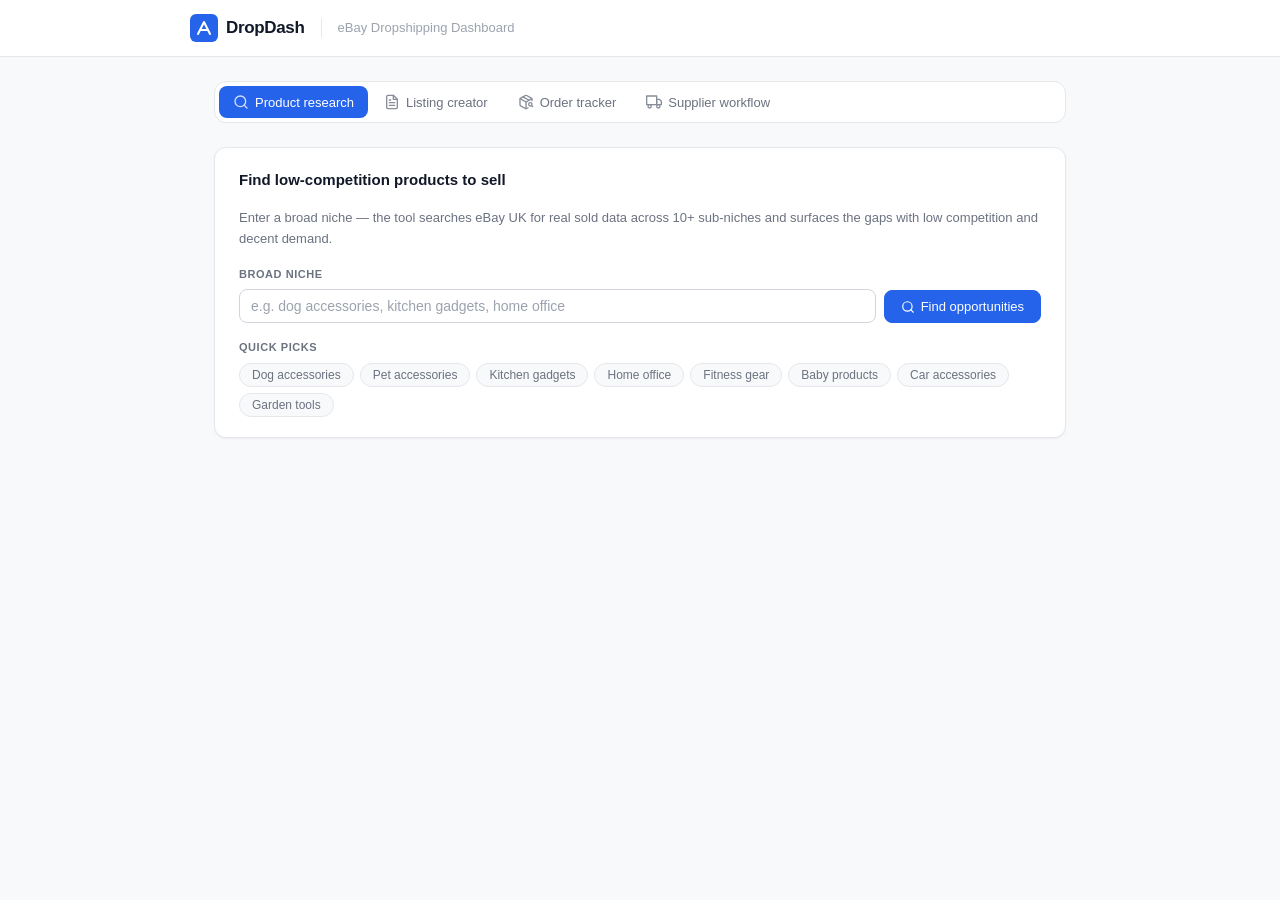
<file: index.html>
<!DOCTYPE html>
<html lang="en">
<head>
  <meta charset="UTF-8" />
  <meta name="viewport" content="width=device-width, initial-scale=1.0" />
  <title>DropDash — eBay Dropshipping Dashboard</title>
  <link rel="stylesheet" href="style.css" />
</head>
<body>
  <header class="header">
    <div class="header-inner">
      <div class="logo">
        <svg width="28" height="28" viewBox="0 0 28 28" fill="none" xmlns="http://www.w3.org/2000/svg">
          <rect width="28" height="28" rx="6" fill="#2563EB"/>
          <path d="M8 20L14 8L20 20" stroke="white" stroke-width="2" stroke-linecap="round" stroke-linejoin="round"/>
          <path d="M10 16H18" stroke="white" stroke-width="2" stroke-linecap="round"/>
        </svg>
        <span class="logo-text">DropDash</span>
      </div>
      <span class="header-sub">eBay Dropshipping Dashboard</span>
    </div>
  </header>

  <main class="main">
    <nav class="tabs" role="tablist">
      <button class="tab active" role="tab" aria-selected="true" onmousedown="switchTab('research', this)">
        <svg width="16" height="16" viewBox="0 0 24 24" fill="none" stroke="currentColor" stroke-width="2" stroke-linecap="round" stroke-linejoin="round"><circle cx="11" cy="11" r="8"/><path d="m21 21-4.35-4.35"/></svg>
        Product research
      </button>
      <button class="tab" role="tab" aria-selected="false" onmousedown="switchTab('listing', this)">
        <svg width="16" height="16" viewBox="0 0 24 24" fill="none" stroke="currentColor" stroke-width="2" stroke-linecap="round" stroke-linejoin="round"><path d="M14 2H6a2 2 0 0 0-2 2v16a2 2 0 0 0 2 2h12a2 2 0 0 0 2-2V8z"/><polyline points="14 2 14 8 20 8"/><line x1="16" y1="13" x2="8" y2="13"/><line x1="16" y1="17" x2="8" y2="17"/><polyline points="10 9 9 9 8 9"/></svg>
        Listing creator
      </button>
      <button class="tab" role="tab" aria-selected="false" onmousedown="switchTab('orders', this)">
        <svg width="16" height="16" viewBox="0 0 24 24" fill="none" stroke="currentColor" stroke-width="2" stroke-linecap="round" stroke-linejoin="round"><path d="M21 10V8a2 2 0 0 0-1-1.73l-7-4a2 2 0 0 0-2 0l-7 4A2 2 0 0 0 3 8v8a2 2 0 0 0 1 1.73l7 4a2 2 0 0 0 2 0l2-1.14"/><path d="m7.5 4.27 9 5.15"/><polyline points="3.29 7 12 12 20.71 7"/><line x1="12" y1="22" x2="12" y2="12"/><circle cx="18.5" cy="15.5" r="2.5"/><path d="M20.27 17.27 22 19"/></svg>
        Order tracker
      </button>
      <button class="tab" role="tab" aria-selected="false" onmousedown="switchTab('supplier', this)">
        <svg width="16" height="16" viewBox="0 0 24 24" fill="none" stroke="currentColor" stroke-width="2" stroke-linecap="round" stroke-linejoin="round"><rect x="1" y="3" width="15" height="13"/><polygon points="16 8 20 8 23 11 23 16 16 16 16 8"/><circle cx="5.5" cy="18.5" r="2.5"/><circle cx="18.5" cy="18.5" r="2.5"/></svg>
        Supplier workflow
      </button>
    </nav>

    <!-- ======================== TAB 1: RESEARCH ======================== -->
    <div id="panel-research" class="panel active">
      <div class="card">
        <h2 class="section-title">Find low-competition products to sell</h2>
        <p class="helper-text">Enter a broad niche — the tool searches eBay UK for real sold data across 10+ sub-niches and surfaces the gaps with low competition and decent demand.</p>
        <label class="label" for="res-query">Broad niche</label>
        <div class="row">
          <input id="res-query" type="text" placeholder="e.g. dog accessories, kitchen gadgets, home office" onkeydown="if(event.key==='Enter')runResearch()" />
          <button class="btn btn-primary" onmousedown="runResearch()" id="res-btn">
            <svg width="14" height="14" viewBox="0 0 24 24" fill="none" stroke="currentColor" stroke-width="2" stroke-linecap="round" stroke-linejoin="round"><circle cx="11" cy="11" r="8"/><path d="m21 21-4.35-4.35"/></svg>
            <span id="res-btn-text">Find opportunities</span>
          </button>
        </div>
        <p class="label" style="margin-top:1rem">Quick picks</p>
        <div class="chip-row">
          <button class="chip" onmousedown="fillNiche('dog accessories')">Dog accessories</button>
          <button class="chip" onmousedown="fillNiche('pet accessories')">Pet accessories</button>
          <button class="chip" onmousedown="fillNiche('kitchen gadgets')">Kitchen gadgets</button>
          <button class="chip" onmousedown="fillNiche('home office')">Home office</button>
          <button class="chip" onmousedown="fillNiche('fitness gear')">Fitness gear</button>
          <button class="chip" onmousedown="fillNiche('baby products')">Baby products</button>
          <button class="chip" onmousedown="fillNiche('car accessories')">Car accessories</button>
          <button class="chip" onmousedown="fillNiche('garden tools')">Garden tools</button>
        </div>
      </div>

      <div id="res-progress" class="hidden">
        <div class="card progress-card">
          <div class="progress-header">
            <span class="spinner-dark"></span>
            <span id="res-progress-text">Generating sub-niches…</span>
          </div>
          <div id="res-progress-steps" class="progress-steps"></div>
        </div>
      </div>

      <div id="res-result" class="hidden">
        <div style="margin-bottom:.75rem" id="res-data-badge"></div>
        <div class="results-summary">
          <div class="metric">
            <div class="metric-val" id="met-opps">—</div>
            <div class="metric-label">Opportunities found</div>
          </div>
          <div class="metric">
            <div class="metric-val" id="met-avoid">—</div>
            <div class="metric-label">Niches to avoid</div>
          </div>
          <div class="metric">
            <div class="metric-val" id="met-best-margin">—</div>
            <div class="metric-label">Best est. margin</div>
          </div>
        </div>

        <div id="opp-cards"></div>

        <div class="card" id="avoid-card" style="display:none">
          <div class="card-header">
            <span class="label" style="margin:0;color:var(--danger-text)">
              <svg width="13" height="13" viewBox="0 0 24 24" fill="none" stroke="currentColor" stroke-width="2" stroke-linecap="round" stroke-linejoin="round" style="vertical-align:-1px"><circle cx="12" cy="12" r="10"/><line x1="15" y1="9" x2="9" y2="15"/><line x1="9" y1="9" x2="15" y2="15"/></svg>
              Saturated — avoid these
            </span>
          </div>
          <div id="avoid-list" style="font-size:13px;color:var(--text-secondary);line-height:2"></div>
        </div>

        <div style="display:flex;gap:8px;margin-top:.5rem">
          <button class="btn btn-sm" onmousedown="copyResults()">
            <svg width="13" height="13" viewBox="0 0 24 24" fill="none" stroke="currentColor" stroke-width="2" stroke-linecap="round" stroke-linejoin="round"><rect x="9" y="9" width="13" height="13" rx="2"/><path d="M5 15H4a2 2 0 0 1-2-2V4a2 2 0 0 1 2-2h9a2 2 0 0 1 2 2v1"/></svg>
            Copy full report
          </button>
          <button class="btn btn-sm" onmousedown="runResearch()">
            <svg width="13" height="13" viewBox="0 0 24 24" fill="none" stroke="currentColor" stroke-width="2" stroke-linecap="round" stroke-linejoin="round"><polyline points="23 4 23 10 17 10"/><path d="M20.49 15a9 9 0 1 1-2.12-9.36L23 10"/></svg>
            Re-scan (free)
          </button>
        </div>
      </div>
    </div>
    <!-- ======================== END TAB 1 ======================== -->

    <!-- ======================== TAB 2: LISTING ======================== -->
    <div id="panel-listing" class="panel">
      <div class="card">
        <h2 class="section-title">Generate eBay listing</h2>
        <div class="field-row">
          <div class="field">
            <label class="label" for="lst-product">Product name</label>
            <input id="lst-product" type="text" placeholder="e.g. Bamboo dog grooming brush" />
          </div>
          <div class="field">
            <label class="label" for="lst-cost">Your cost price (£)</label>
            <input id="lst-cost" type="number" step="0.01" placeholder="e.g. 3.50" />
          </div>
        </div>
        <div class="field-row">
          <div class="field">
            <label class="label" for="lst-cat">Category</label>
            <select id="lst-cat">
              <option>Pet Supplies</option>
              <option>Home &amp; Garden</option>
              <option>Mobile Phones &amp; Accessories</option>
              <option>Sporting Goods</option>
              <option>Toys &amp; Games</option>
              <option>Health &amp; Beauty</option>
              <option>Kitchen &amp; Home Appliances</option>
              <option>Baby Products</option>
              <option>Vehicle Parts &amp; Accessories</option>
              <option>Other</option>
            </select>
          </div>
          <div class="field">
            <label class="label" for="lst-features">Key features (optional)</label>
            <input id="lst-features" type="text" placeholder="e.g. eco-friendly, waterproof" />
          </div>
        </div>
        <button class="btn btn-primary" onmousedown="runListing()" id="lst-btn">
          <span id="lst-btn-text">Generate listing</span>
        </button>
      </div>

      <div id="lst-result" class="hidden">
        <div class="card">
          <div class="card-header">
            <span class="label" style="margin:0">Title <span class="char-count" id="title-chars"></span></span>
            <button class="btn btn-sm" onmousedown="copyEl('lst-title')">
              <svg width="14" height="14" viewBox="0 0 24 24" fill="none" stroke="currentColor" stroke-width="2" stroke-linecap="round" stroke-linejoin="round"><rect x="9" y="9" width="13" height="13" rx="2"/><path d="M5 15H4a2 2 0 0 1-2-2V4a2 2 0 0 1 2-2h9a2 2 0 0 1 2 2v1"/></svg>
              Copy
            </button>
          </div>
          <div id="lst-title" class="result-box result-box--single"></div>
        </div>
        <div class="card">
          <div class="card-header">
            <span class="label" style="margin:0">Description</span>
            <button class="btn btn-sm" onmousedown="copyEl('lst-desc')">
              <svg width="14" height="14" viewBox="0 0 24 24" fill="none" stroke="currentColor" stroke-width="2" stroke-linecap="round" stroke-linejoin="round"><rect x="9" y="9" width="13" height="13" rx="2"/><path d="M5 15H4a2 2 0 0 1-2-2V4a2 2 0 0 1 2-2h9a2 2 0 0 1 2 2v1"/></svg>
              Copy
            </button>
          </div>
          <div id="lst-desc" class="result-box"></div>
        </div>
        <div class="two-col">
          <div class="card" style="margin:0">
            <span class="label">Suggested sell price</span>
            <div class="big-val" id="lst-price">—</div>
            <div class="sub-val" id="lst-margin-note"></div>
          </div>
          <div class="card" style="margin:0">
            <div class="card-header" style="margin-bottom:8px">
              <span class="label" style="margin:0">Item specifics</span>
              <button class="btn btn-sm" onmousedown="copyEl('lst-specifics')">
                <svg width="14" height="14" viewBox="0 0 24 24" fill="none" stroke="currentColor" stroke-width="2" stroke-linecap="round" stroke-linejoin="round"><rect x="9" y="9" width="13" height="13" rx="2"/><path d="M5 15H4a2 2 0 0 1-2-2V4a2 2 0 0 1 2-2h9a2 2 0 0 1 2 2v1"/></svg>
              </button>
            </div>
            <div id="lst-specifics" class="result-box result-box--sm"></div>
          </div>
        </div>
        <div class="card">
          <div class="card-header">
            <span class="label" style="margin:0">Search tags</span>
            <button class="btn btn-sm" onmousedown="copyEl('lst-tags')">
              <svg width="14" height="14" viewBox="0 0 24 24" fill="none" stroke="currentColor" stroke-width="2" stroke-linecap="round" stroke-linejoin="round"><rect x="9" y="9" width="13" height="13" rx="2"/><path d="M5 15H4a2 2 0 0 1-2-2V4a2 2 0 0 1 2-2h9a2 2 0 0 1 2 2v1"/></svg>
              Copy
            </button>
          </div>
          <div id="lst-tags" class="result-box result-box--single"></div>
        </div>

        <!-- IMAGE GALLERY -->
        <div class="card" id="lst-images-card">
          <div class="card-header">
            <span class="label" style="margin:0">
              <svg width="13" height="13" viewBox="0 0 24 24" fill="none" stroke="currentColor" stroke-width="2" stroke-linecap="round" stroke-linejoin="round" style="vertical-align:-1px"><rect x="3" y="3" width="18" height="18" rx="2"/><circle cx="8.5" cy="8.5" r="1.5"/><polyline points="21 15 16 10 5 21"/></svg>
              Listing images
            </span>
            <div style="display:flex;gap:6px;align-items:center">
              <span id="img-selected-count" style="font-size:12px;color:var(--text-secondary)"></span>
              <button class="btn btn-sm" onmousedown="clearSupplierImages()">
                <svg width="12" height="12" viewBox="0 0 24 24" fill="none" stroke="currentColor" stroke-width="2" stroke-linecap="round" stroke-linejoin="round"><polyline points="3 6 5 6 21 6"/><path d="M19 6l-1 14H6L5 6"/><path d="M10 11v6"/><path d="M14 11v6"/></svg>
                Clear all
              </button>
            </div>
          </div>
          <p class="helper-text" style="margin-bottom:.5rem">Paste a Syncee product URL and click <strong>Fetch images</strong> — the app loads up to 3 product images automatically.</p>
          <div style="display:flex;gap:6px;margin-bottom:.75rem">
            <input id="syncee-page-url" type="text" placeholder="https://syncee.com/product/..." style="flex:1;padding:6px 10px;border:1px solid var(--border);border-radius:6px;font-size:13px;background:var(--bg-primary);color:var(--text-primary)" onkeydown="if(event.key==='Enter')fetchSynceeImages()" />
            <button class="btn btn-primary" id="fetch-images-btn" onmousedown="fetchSynceeImages()" style="white-space:nowrap"><span id="fetch-images-btn-text">Fetch images</span></button>
          </div>
          <p style="font-size:11px;color:var(--text-secondary);margin-bottom:.4rem">Or paste an image URL directly:</p>
          <div style="display:flex;gap:6px;margin-bottom:.5rem">
            <input id="supplier-url-input" type="text" placeholder="Paste image URL here (https://...)" style="flex:1;padding:6px 10px;border:1px solid var(--border);border-radius:6px;font-size:13px;background:var(--bg-primary);color:var(--text-primary)" onkeydown="if(event.key==='Enter')addSupplierUrl()" />
            <button class="btn" onmousedown="addSupplierUrl()" style="white-space:nowrap">Add</button>
          </div>
          <div id="supplier-url-list" style="margin-bottom:.5rem;font-size:12px;color:var(--text-secondary)"></div>
          <div id="lst-img-grid" class="img-grid"></div>
          <div id="lst-img-selected" class="hidden" style="margin-top:.75rem;padding:.65rem .75rem;background:var(--bg-secondary,#f8f9fa);border-radius:6px;font-size:13px">
            <div style="font-weight:600;margin-bottom:.35rem;color:var(--text-primary)">&#x2705; Selected for upload to eBay</div>
            <div id="lst-img-selected-list" style="color:var(--text-secondary)"></div>
          </div>
        </div>
      </div>
    </div>
    <!-- ======================== END TAB 2 ======================== -->

    <!-- ======================== TAB 3: ORDERS ======================== -->
    <div id="panel-orders" class="panel">
      <div class="card">
        <div class="card-header">
          <h2 class="section-title" style="margin:0">Order tracker</h2>
          <button class="btn btn-primary btn-sm" onmousedown="toggleAddOrder()">
            <svg width="14" height="14" viewBox="0 0 24 24" fill="none" stroke="currentColor" stroke-width="2" stroke-linecap="round" stroke-linejoin="round"><line x1="12" y1="5" x2="12" y2="19"/><line x1="5" y1="12" x2="19" y2="12"/></svg>
            Add order
          </button>
        </div>

        <div id="add-order-form" class="add-form hidden">
          <div class="field-row">
            <div class="field"><label class="label">eBay order ID</label><input id="new-oid" placeholder="e.g. 12-34567-89012" /></div>
            <div class="field"><label class="label">Item name</label><input id="new-item" placeholder="e.g. Bamboo dog brush" /></div>
          </div>
          <div class="field-row">
            <div class="field"><label class="label">Buyer username</label><input id="new-buyer" placeholder="eBay username" /></div>
            <div class="field"><label class="label">Sale price (£)</label><input id="new-sale" type="number" step="0.01" placeholder="12.99" /></div>
          </div>
          <div class="field-row">
            <div class="field"><label class="label">Cost price (£)</label><input id="new-cost" type="number" step="0.01" placeholder="3.50" /></div>
            <div class="field">
              <label class="label">Status</label>
              <select id="new-status">
                <option value="awaiting supplier order">Awaiting supplier order</option>
                <option value="shipped">Shipped</option>
                <option value="delivered">Delivered</option>
                <option value="issue">Issue</option>
              </select>
            </div>
          </div>
          <div class="btn-group">
            <button class="btn btn-primary btn-sm" onmousedown="saveOrder()">Save order</button>
            <button class="btn btn-sm" onmousedown="toggleAddOrder()">Cancel</button>
          </div>
        </div>

        <div id="orders-list"></div>
      </div>

      <div class="metrics-grid">
        <div class="metric">
          <div class="metric-val" id="stat-orders">0</div>
          <div class="metric-label">Total orders</div>
        </div>
        <div class="metric">
          <div class="metric-val" id="stat-profit">£0.00</div>
          <div class="metric-label">Total profit</div>
        </div>
        <div class="metric">
          <div class="metric-val" id="stat-margin">0%</div>
          <div class="metric-label">Avg margin</div>
        </div>
      </div>
    </div>
    <!-- ======================== END TAB 3 ======================== -->

    <!-- ======================== TAB 4: SUPPLIER ======================== -->
    <div id="panel-supplier" class="panel">
      <div class="card">
        <h2 class="section-title">Supplier order message</h2>
        <p class="helper-text">Generate a ready-to-paste message for your UK supplier on Syncee or Avasam.</p>
        <div class="field-row">
          <div class="field"><label class="label" for="sup-product">Product name</label><input id="sup-product" placeholder="e.g. Bamboo dog grooming brush" /></div>
          <div class="field"><label class="label" for="sup-qty">Quantity</label><input id="sup-qty" type="number" value="1" min="1" /></div>
        </div>
        <div class="field-row">
          <div class="field"><label class="label" for="sup-name">Buyer delivery name</label><input id="sup-name" placeholder="Full name" /></div>
          <div class="field"><label class="label" for="sup-addr1">Address line 1</label><input id="sup-addr1" placeholder="Street address" /></div>
        </div>
        <div class="field-row">
          <div class="field"><label class="label" for="sup-city">City</label><input id="sup-city" placeholder="e.g. Manchester" /></div>
          <div class="field"><label class="label" for="sup-post">Postcode</label><input id="sup-post" placeholder="e.g. M1 1AE" /></div>
        </div>
        <div class="field" style="margin-bottom:1rem">
          <label class="label" for="sup-notes">Special instructions (optional)</label>
          <textarea id="sup-notes" rows="2" placeholder="e.g. no invoice inside, plain packaging"></textarea>
        </div>
        <button class="btn btn-primary" onmousedown="runSupplier()" id="sup-btn">
          <span id="sup-btn-text">Generate message</span>
        </button>
      </div>

      <div id="sup-result" class="hidden">
        <div class="card">
          <div class="card-header">
            <span class="label" style="margin:0">Supplier message</span>
            <button class="btn btn-sm" onmousedown="copyEl('sup-msg')">
              <svg width="14" height="14" viewBox="0 0 24 24" fill="none" stroke="currentColor" stroke-width="2" stroke-linecap="round" stroke-linejoin="round"><rect x="9" y="9" width="13" height="13" rx="2"/><path d="M5 15H4a2 2 0 0 1-2-2V4a2 2 0 0 1 2-2h9a2 2 0 0 1 2 2v1"/></svg>
              Copy
            </button>
          </div>
          <div id="sup-msg" class="result-box"></div>
        </div>
      </div>
    </div>
    <!-- ======================== END TAB 4 ======================== -->

  </main>

  <div class="toast" id="toast">Copied to clipboard</div>

  <script src="app.js?v=21"></script>
</body>
</html>
</file>
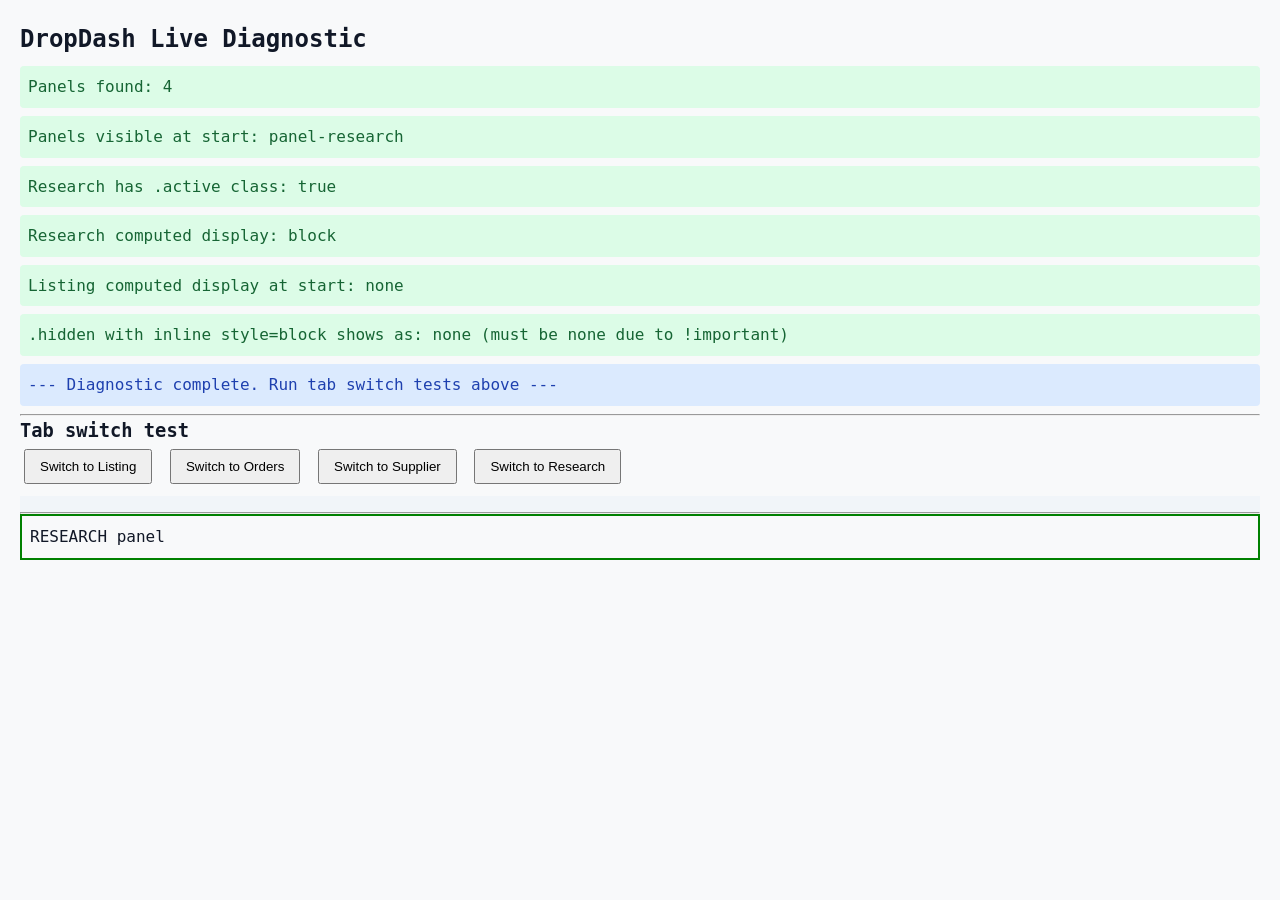
<file: diag.html>
<!DOCTYPE html>
<html>
<head>
<meta charset="UTF-8">
<title>DropDash Diagnostic</title>
<link rel="stylesheet" href="style.css">
<style>
  body { font-family: monospace; padding: 20px; }
  .test { margin: 8px 0; padding: 8px; border-radius: 4px; }
  .pass { background: #dcfce7; color: #166534; }
  .fail { background: #fee2e2; color: #991b1b; }
  .info { background: #dbeafe; color: #1e40af; }
  button { margin: 4px; padding: 8px 14px; cursor: pointer; }
</style>
</head>
<body>
<h2>DropDash Live Diagnostic</h2>
<div id="results"></div>
<hr>
<h3>Tab switch test</h3>
<button onclick="testSwitch('listing')">Switch to Listing</button>
<button onclick="testSwitch('orders')">Switch to Orders</button>
<button onclick="testSwitch('supplier')">Switch to Supplier</button>
<button onclick="testSwitch('research')">Switch to Research</button>
<div id="switch-result" style="margin-top:8px;padding:8px;background:#f1f5f9"></div>
<hr>
<div id="panel-research" class="panel active" style="border:2px solid green;padding:8px">RESEARCH panel</div>
<div id="panel-listing" class="panel" style="border:2px solid blue;padding:8px">LISTING panel</div>
<div id="panel-orders" class="panel" style="border:2px solid orange;padding:8px">ORDERS panel</div>
<div id="panel-supplier" class="panel" style="border:2px solid purple;padding:8px">SUPPLIER panel</div>

<script>
var R = document.getElementById('results');
function log(msg, pass) {
  var d = document.createElement('div');
  d.className = 'test ' + (pass === true ? 'pass' : pass === false ? 'fail' : 'info');
  d.textContent = msg;
  R.appendChild(d);
}

// Test 1: panel CSS
var panels = document.querySelectorAll('.panel');
log('Panels found: ' + panels.length, panels.length === 4);

// Test 2: only research visible at start
var visible = Array.from(panels).filter(function(p) {
  return getComputedStyle(p).display !== 'none';
});
log('Panels visible at start: ' + visible.map(function(p){return p.id}).join(', '), visible.length === 1);

// Test 3: research has active class
var research = document.getElementById('panel-research');
log('Research has .active class: ' + research.classList.contains('active'), research.classList.contains('active'));

// Test 4: computed display of research
log('Research computed display: ' + getComputedStyle(research).display, getComputedStyle(research).display === 'block');

// Test 5: listing computed display
var listing = document.getElementById('panel-listing');
log('Listing computed display at start: ' + getComputedStyle(listing).display, getComputedStyle(listing).display === 'none');

// Test 6: .hidden !important check
var testDiv = document.createElement('div');
testDiv.className = 'hidden';
testDiv.style.display = 'block';
document.body.appendChild(testDiv);
var hiddenDisplay = getComputedStyle(testDiv).display;
log('.hidden with inline style=block shows as: ' + hiddenDisplay + ' (must be none due to !important)', hiddenDisplay === 'none');
testDiv.remove();

function testSwitch(name) {
  document.querySelectorAll('.panel').forEach(function(p) {
    p.classList.remove('active');
    p.style.display = 'none';
  });
  var panel = document.getElementById('panel-' + name);
  if (panel) { panel.classList.add('active'); panel.style.display = 'block'; }
  
  var sr = document.getElementById('switch-result');
  var info = [];
  document.querySelectorAll('.panel').forEach(function(p) {
    info.push(p.id + ': computed=' + getComputedStyle(p).display + ' inline=' + (p.style.display||'none'));
  });
  sr.innerHTML = '<strong>After switching to ' + name + ':</strong><br>' + info.join('<br>');
}

log('--- Diagnostic complete. Run tab switch tests above ---', null);
</script>
</body>
</html>
</file>
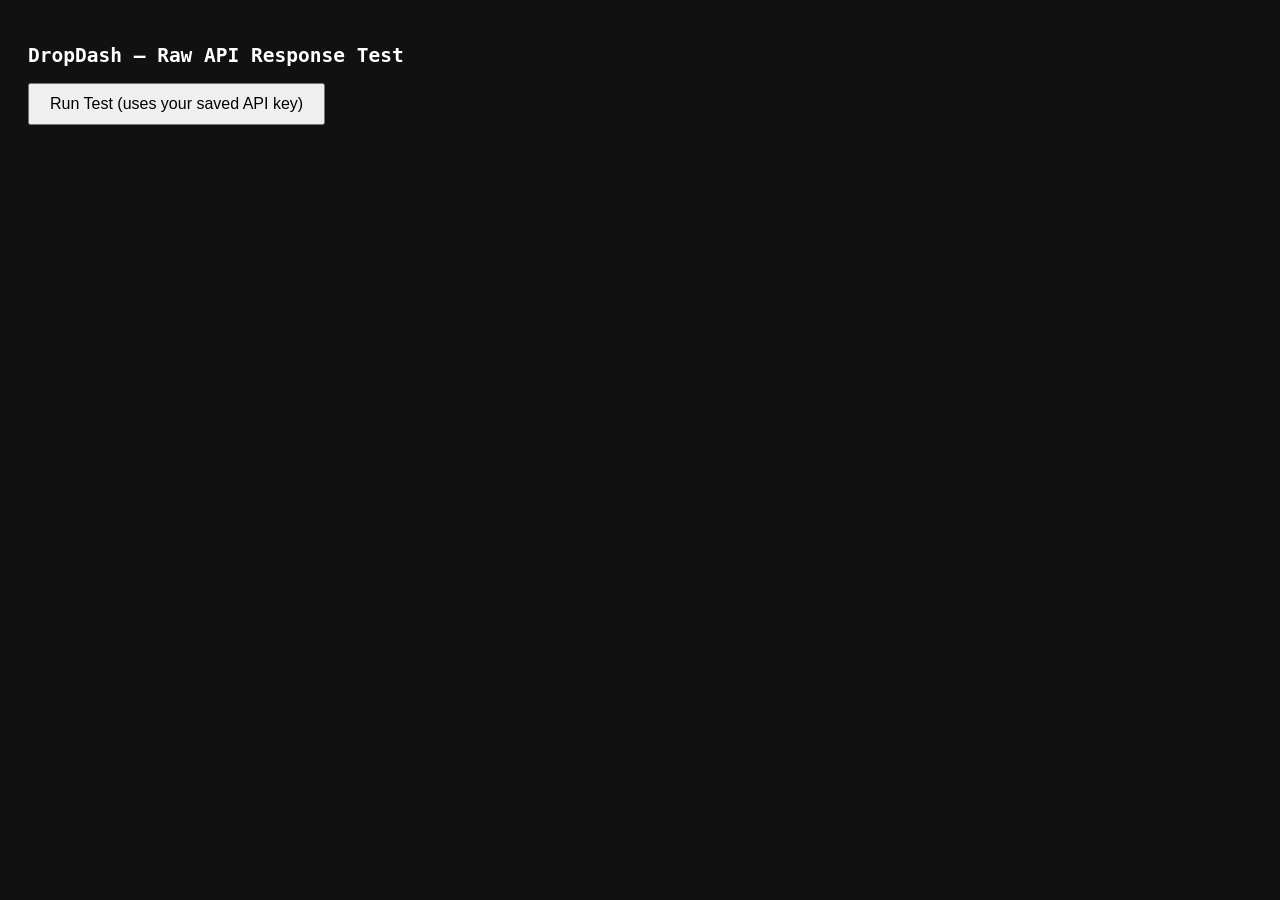
<file: test.html>
<!DOCTYPE html>
<html>
<head><title>DropDash API Test</title>
<style>body{font-family:monospace;padding:20px;background:#111;color:#0f0} pre{white-space:pre-wrap;word-break:break-all} .err{color:#f66}</style>
</head>
<body>
<h2 style="color:#fff">DropDash — Raw API Response Test</h2>
<button onclick="runTest()" style="padding:10px 20px;font-size:16px;cursor:pointer">Run Test (uses your saved API key)</button>
<p id="status" style="color:#ff0"></p>
<pre id="out"></pre>
<script>
async function runTest() {
  const key = localStorage.getItem('dd_api_key') || prompt('Enter Anthropic API key:');
  if (!key) return;
  localStorage.setItem('dd_api_key', key);
  document.getElementById('status').textContent = 'Calling API...';
  document.getElementById('out').textContent = '';
  try {
    const res = await fetch('https://api.anthropic.com/v1/messages', {
      method: 'POST',
      headers: {
        'Content-Type': 'application/json',
        'x-api-key': key,
        'anthropic-version': '2023-06-01',
        'anthropic-dangerous-direct-browser-access': 'true',
      },
      body: JSON.stringify({
        model: 'claude-sonnet-4-6',
        max_tokens: 1000,
        system: 'You are an eBay UK dropshipping expert. Respond with ONLY a raw JSON object. Start with { end with }. Return: {"niches":[{"name":"test product","supplier_cost":3.50,"ebay_sell_price":12.99,"profit_after_fees":5.10,"margin_pct":39,"source_platform":"Syncee","syncee_search":"dog cooling mat UK","source_tip":"Filter by UK warehouse on Syncee","competition":"Low","opportunity_score":8,"reason":"Good demand low competition","avg_price":12.99,"sold_30d":45,"active_listings":120}]}',
        messages: [{ role: 'user', content: 'Return the example JSON exactly as shown in your system prompt.' }]
      })
    });
    const data = await res.json();
    document.getElementById('status').textContent = 'Response received. Status: ' + res.status;
    const raw = data.content?.[0]?.text || '';
    document.getElementById('out').textContent = '=== RAW TEXT ===\n' + raw + '\n\n=== PARSED ===\n';
    try {
      let clean = raw.replace(/```json|```/gi,'').trim();
      const parsed = JSON.parse(clean);
      document.getElementById('out').textContent += JSON.stringify(parsed.niches?.[0], null, 2);
      document.getElementById('out').textContent += '\n\nFields present: ' + Object.keys(parsed.niches?.[0] || {}).join(', ');
    } catch(e) {
      document.getElementById('out').textContent += 'PARSE FAILED: ' + e.message;
    }
  } catch(e) {
    document.getElementById('status').className = 'err';
    document.getElementById('status').textContent = 'ERROR: ' + e.message;
  }
}
</script>
</body>
</html>
</file>
<file: style.css>
*, *::before, *::after { box-sizing: border-box; margin: 0; padding: 0; }

:root {
  --bg: #ffffff;
  --bg-secondary: #f8f9fa;
  --bg-tertiary: #f1f3f5;
  --text: #111827;
  --text-secondary: #6b7280;
  --text-muted: #9ca3af;
  --border: #e5e7eb;
  --border-strong: #d1d5db;
  --accent: #2563EB;
  --accent-hover: #1d4ed8;
  --accent-text: #ffffff;
  --success-bg: #ecfdf5;
  --success-text: #065f46;
  --warning-bg: #fffbeb;
  --warning-text: #92400e;
  --danger-bg: #fef2f2;
  --danger-text: #991b1b;
  --info-bg: #eff6ff;
  --info-text: #1e40af;
  --radius: 8px;
  --radius-lg: 12px;
  --shadow-sm: 0 1px 2px rgba(0,0,0,.05);
  --shadow: 0 1px 3px rgba(0,0,0,.1), 0 1px 2px rgba(0,0,0,.06);
}

@media (prefers-color-scheme: dark) {
  :root {
    --bg: #111827;
    --bg-secondary: #1f2937;
    --bg-tertiary: #374151;
    --text: #f9fafb;
    --text-secondary: #9ca3af;
    --text-muted: #6b7280;
    --border: #374151;
    --border-strong: #4b5563;
    --accent: #3b82f6;
    --accent-hover: #2563eb;
    --success-bg: #064e3b;
    --success-text: #6ee7b7;
    --warning-bg: #451a03;
    --warning-text: #fcd34d;
    --danger-bg: #450a0a;
    --danger-text: #fca5a5;
    --info-bg: #1e3a5f;
    --info-text: #93c5fd;
  }
}

html { font-size: 16px; }

body {
  font-family: -apple-system, BlinkMacSystemFont, 'Segoe UI', Roboto, sans-serif;
  background: var(--bg-secondary);
  color: var(--text);
  line-height: 1.6;
  min-height: 100vh;
}

/* Header */
.header {
  background: var(--bg);
  border-bottom: 1px solid var(--border);
  padding: 0 1.5rem;
  position: sticky;
  top: 0;
  z-index: 100;
}
.header-inner {
  max-width: 900px;
  margin: 0 auto;
  height: 56px;
  display: flex;
  align-items: center;
  gap: 1rem;
}
.logo {
  display: flex;
  align-items: center;
  gap: 8px;
}
.logo-text {
  font-size: 17px;
  font-weight: 600;
  color: var(--text);
  letter-spacing: -0.02em;
}
.header-sub {
  font-size: 13px;
  color: var(--text-muted);
  padding-left: 1rem;
  border-left: 1px solid var(--border);
}

/* Layout */
.main {
  max-width: 900px;
  margin: 0 auto;
  padding: 1.5rem;
}

/* Tabs */
.tabs {
  display: flex;
  gap: 2px;
  background: var(--bg);
  border: 1px solid var(--border);
  border-radius: var(--radius-lg);
  padding: 4px;
  margin-bottom: 1.5rem;
  overflow-x: auto;
}
.tab {
  display: flex;
  align-items: center;
  gap: 6px;
  padding: 8px 14px;
  font-size: 13px;
  font-weight: 500;
  background: none;
  border: none;
  border-radius: var(--radius);
  cursor: pointer;
  color: var(--text-secondary);
  white-space: nowrap;
  transition: background .12s, color .12s;
}
.tab:hover { background: var(--bg-tertiary); color: var(--text); }
.tab.active { background: var(--accent); color: #fff; }
.tab svg { opacity: .8; }

/* Panels */
.panel { display: none; }
.panel.active { display: block; }
.hidden { display: none !important; }

/* Card */
.card {
  background: var(--bg);
  border: 1px solid var(--border);
  border-radius: var(--radius-lg);
  padding: 1.25rem 1.5rem;
  margin-bottom: 1rem;
  box-shadow: var(--shadow-sm);
}
.card-header {
  display: flex;
  justify-content: space-between;
  align-items: center;
  margin-bottom: 10px;
}

/* Typography */
.section-title {
  font-size: 15px;
  font-weight: 600;
  color: var(--text);
  margin-bottom: 1rem;
}
.label {
  display: block;
  font-size: 11px;
  font-weight: 600;
  color: var(--text-secondary);
  text-transform: uppercase;
  letter-spacing: .05em;
  margin-bottom: 6px;
}
.helper-text {
  font-size: 13px;
  color: var(--text-secondary);
  margin-bottom: 1rem;
}
.char-count {
  font-size: 11px;
  color: var(--text-muted);
  font-weight: 400;
  text-transform: none;
  letter-spacing: 0;
}

/* Form elements */
input, select, textarea {
  width: 100%;
  background: var(--bg);
  border: 1px solid var(--border-strong);
  border-radius: var(--radius);
  padding: 8px 11px;
  font-size: 14px;
  font-family: inherit;
  color: var(--text);
  transition: border-color .12s, box-shadow .12s;
}
input:focus, select:focus, textarea:focus {
  outline: none;
  border-color: var(--accent);
  box-shadow: 0 0 0 3px rgba(37, 99, 235, .12);
}
input::placeholder { color: var(--text-muted); }
textarea { resize: vertical; }

/* Buttons */
.btn {
  display: inline-flex;
  align-items: center;
  gap: 6px;
  padding: 8px 16px;
  font-size: 13px;
  font-weight: 500;
  font-family: inherit;
  border: 1px solid var(--border-strong);
  border-radius: var(--radius);
  cursor: pointer;
  background: var(--bg);
  color: var(--text);
  transition: background .12s, border-color .12s;
  white-space: nowrap;
}
.btn:hover { background: var(--bg-secondary); border-color: var(--border-strong); }
.btn:active { transform: scale(.98); }
.btn:disabled { opacity: .5; cursor: not-allowed; transform: none; }

.btn-primary {
  background: var(--accent);
  color: #fff;
  border-color: var(--accent);
}
.btn-primary:hover { background: var(--accent-hover); border-color: var(--accent-hover); }

.btn-sm { padding: 5px 10px; font-size: 12px; }
.btn-group { display: flex; gap: 6px; flex-wrap: wrap; }

/* Layout helpers */
.row {
  display: flex;
  gap: 8px;
  align-items: flex-end;
}
.row > input { flex: 1; }
.field-row {
  display: grid;
  grid-template-columns: 1fr 1fr;
  gap: 12px;
  margin-bottom: 12px;
}
.field { display: flex; flex-direction: column; }
.two-col {
  display: grid;
  grid-template-columns: 1fr 1fr;
  gap: 1rem;
  margin-bottom: 1rem;
}

/* Result boxes */
.result-box {
  background: var(--bg-secondary);
  border: 1px solid var(--border);
  border-radius: var(--radius);
  padding: 12px;
  font-size: 13px;
  line-height: 1.75;
  color: var(--text);
  white-space: pre-wrap;
  min-height: 80px;
}
.result-box--single { min-height: auto; }
.result-box--sm { font-size: 12px; min-height: auto; }

/* Metrics */
.metrics-grid {
  display: grid;
  grid-template-columns: repeat(3, 1fr);
  gap: 1rem;
  margin-bottom: 1rem;
}
.metric {
  background: var(--bg);
  border: 1px solid var(--border);
  border-radius: var(--radius-lg);
  padding: 1rem 1.25rem;
  text-align: center;
  box-shadow: var(--shadow-sm);
}
.metric-val {
  font-size: 24px;
  font-weight: 700;
  color: var(--text);
  letter-spacing: -0.02em;
  margin-bottom: 2px;
}
.metric-label {
  font-size: 11px;
  color: var(--text-muted);
  text-transform: uppercase;
  letter-spacing: .05em;
  font-weight: 500;
}

.big-val {
  font-size: 26px;
  font-weight: 700;
  color: var(--text);
  letter-spacing: -0.02em;
}
.sub-val { font-size: 12px; color: var(--text-muted); margin-top: 2px; }

/* Niche chips */
.chip-row { display: flex; flex-wrap: wrap; gap: 6px; }
.chip {
  background: var(--bg-secondary);
  border: 1px solid var(--border);
  border-radius: 20px;
  padding: 4px 12px;
  font-size: 12px;
  font-weight: 500;
  cursor: pointer;
  color: var(--text-secondary);
  font-family: inherit;
  transition: border-color .12s, color .12s, background .12s;
}
.chip:hover {
  border-color: var(--accent);
  color: var(--accent);
  background: var(--info-bg);
}

/* Order list */
.orders-empty {
  padding: 2rem;
  text-align: center;
  color: var(--text-muted);
  font-size: 13px;
}
.order-row {
  display: flex;
  align-items: center;
  gap: 12px;
  padding: 10px 0;
  border-bottom: 1px solid var(--border);
  font-size: 13px;
}
.order-row:last-child { border-bottom: none; }
.order-id { font-weight: 600; min-width: 90px; font-size: 12px; color: var(--text-secondary); }
.order-item { flex: 1; font-weight: 500; }
.order-profit { font-weight: 600; font-size: 13px; min-width: 55px; text-align: right; }
.order-profit.pos { color: var(--success-text); }
.order-profit.neg { color: var(--danger-text); }

/* Status badges */
.badge {
  display: inline-block;
  padding: 2px 8px;
  border-radius: 20px;
  font-size: 11px;
  font-weight: 600;
  white-space: nowrap;
}
.badge-green { background: var(--success-bg); color: var(--success-text); }
.badge-blue  { background: var(--info-bg);    color: var(--info-text);    }
.badge-amber { background: var(--warning-bg); color: var(--warning-text); }
.badge-gray  { background: var(--bg-tertiary); color: var(--text-secondary); }

/* Add order form */
.add-form {
  background: var(--bg-secondary);
  border-radius: var(--radius);
  padding: 1rem;
  margin-top: .75rem;
  margin-bottom: 1rem;
  border: 1px solid var(--border);
}

/* Spinner */
.spinner {
  display: inline-block;
  width: 14px;
  height: 14px;
  border: 2px solid rgba(255,255,255,.3);
  border-top-color: #fff;
  border-radius: 50%;
  animation: spin .6s linear infinite;
  vertical-align: middle;
}
.btn:not(.btn-primary) .spinner {
  border-color: var(--border-strong);
  border-top-color: var(--text);
}
@keyframes spin { to { transform: rotate(360deg); } }

/* Toast */
.toast {
  position: fixed;
  bottom: 24px;
  left: 50%;
  transform: translateX(-50%) translateY(8px);
  background: var(--text);
  color: var(--bg);
  padding: 8px 18px;
  border-radius: var(--radius);
  font-size: 13px;
  font-weight: 500;
  opacity: 0;
  pointer-events: none;
  transition: opacity .2s, transform .2s;
  z-index: 999;
}
.toast.show {
  opacity: 1;
  transform: translateX(-50%) translateY(0);
}

/* Research — progress */
.progress-card { padding: 1rem 1.25rem; }
.progress-header {
  display: flex;
  align-items: center;
  gap: 10px;
  font-size: 13px;
  font-weight: 500;
  color: var(--text);
  margin-bottom: 12px;
}
.spinner-dark {
  display: inline-block;
  width: 16px; height: 16px;
  border: 2px solid var(--border-strong);
  border-top-color: var(--accent);
  border-radius: 50%;
  animation: spin .6s linear infinite;
  flex-shrink: 0;
}
.progress-steps { display: flex; flex-direction: column; gap: 4px; }
.progress-step {
  display: flex;
  align-items: center;
  gap: 8px;
  font-size: 12px;
  color: var(--text-secondary);
  padding: 3px 0;
}
.progress-step.done { color: var(--success-text); }
.progress-step.active { color: var(--text); font-weight: 500; }
.step-icon { width: 16px; text-align: center; flex-shrink: 0; }

/* Research — results */
.results-summary {
  display: grid;
  grid-template-columns: repeat(3, 1fr);
  gap: 1rem;
  margin-bottom: 1rem;
}
.opp-card {
  background: var(--bg);
  border: 1px solid var(--border);
  border-radius: var(--radius-lg);
  padding: 1.25rem 1.5rem;
  margin-bottom: .75rem;
  box-shadow: var(--shadow-sm);
  position: relative;
}
.opp-card.rank-1 { border-left: 3px solid #16a34a; }
.opp-card.rank-2 { border-left: 3px solid #2563eb; }
.opp-card.rank-3 { border-left: 3px solid #9333ea; }
.opp-rank {
  position: absolute;
  top: 1rem; right: 1.25rem;
  font-size: 11px;
  font-weight: 700;
  color: var(--text-muted);
  text-transform: uppercase;
  letter-spacing: .06em;
}
.opp-title {
  font-size: 15px;
  font-weight: 600;
  color: var(--text);
  margin-bottom: 6px;
  padding-right: 60px;
}
.opp-meta {
  display: flex;
  flex-wrap: wrap;
  gap: 6px;
  margin-bottom: 10px;
}
.opp-pill {
  display: inline-flex;
  align-items: center;
  gap: 4px;
  padding: 3px 9px;
  border-radius: 20px;
  font-size: 11px;
  font-weight: 600;
}
.pill-green { background: var(--success-bg); color: var(--success-text); }
.pill-blue  { background: var(--info-bg);    color: var(--info-text);    }
.pill-amber { background: var(--warning-bg); color: var(--warning-text); }
.pill-gray  { background: var(--bg-tertiary); color: var(--text-secondary); }
.opp-reason {
  font-size: 13px;
  color: var(--text-secondary);
  line-height: 1.6;
  margin-bottom: 12px;
}
.opp-tip {
  font-size: 12px;
  color: var(--text-secondary);
  background: var(--bg-secondary);
  border-radius: var(--radius);
  padding: 6px 10px;
  margin-bottom: 10px;
}
.opp-actions { display: flex; gap: 6px; flex-wrap: wrap; }

/* ─── Image gallery ─────────────────────────────────────────────────────── */
.img-grid {
  display: grid;
  grid-template-columns: repeat(3, 1fr);
  gap: 8px;
}
.img-tile {
  position: relative;
  aspect-ratio: 1;
  border-radius: 8px;
  overflow: hidden;
  cursor: pointer;
  border: 2px solid transparent;
  transition: border-color .15s, transform .1s;
  background: var(--bg-secondary, #f1f5f9);
}
.img-tile:hover { transform: scale(1.02); }
.img-tile img {
  width: 100%;
  height: 100%;
  object-fit: cover;
  display: block;
}
.img-tile--selected {
  border-color: #2563EB;
}
.img-tile-check {
  position: absolute;
  top: 6px;
  right: 6px;
  width: 22px;
  height: 22px;
  border-radius: 50%;
  background: #2563EB;
  color: #fff;
  display: none;
  align-items: center;
  justify-content: center;
}
.img-tile--selected .img-tile-check { display: flex; }
.img-tile-dl {
  position: absolute;
  bottom: 5px;
  right: 5px;
  background: rgba(0,0,0,.55);
  color: #fff;
  border-radius: 5px;
  padding: 4px 6px;
  opacity: 0;
  transition: opacity .15s;
  line-height: 1;
  text-decoration: none;
  display: flex;
  align-items: center;
}
.img-tile:hover .img-tile-dl { opacity: 1; }


@media (max-width: 600px) {
  .main { padding: 1rem; }
  .field-row { grid-template-columns: 1fr; }
  .two-col { grid-template-columns: 1fr; }
  .metrics-grid { grid-template-columns: 1fr 1fr 1fr; gap: .5rem; }
  .metric { padding: .75rem; }
  .metric-val { font-size: 18px; }
  .tabs { gap: 0; }
  .tab { padding: 8px 10px; font-size: 12px; }
  .header-sub { display: none; }
  .order-row { flex-wrap: wrap; gap: 6px; }
}
</file>
